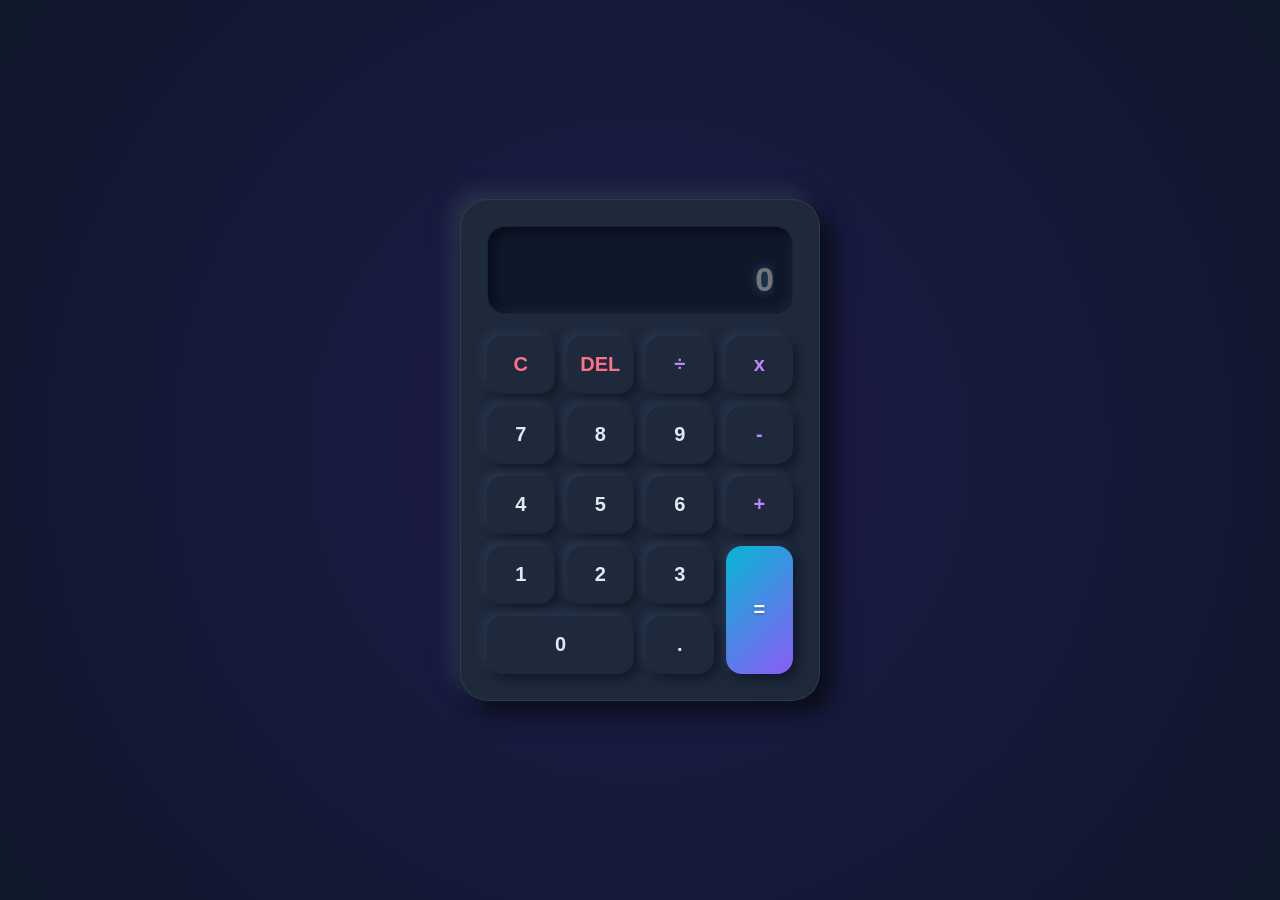
<file: CodeAlpha_Calculator/index.html>
<!DOCTYPE html>
<html lang="en">

<head>
    <meta charset="UTF-8">
    <meta name="viewport" content="width=device-width, initial-scale=1.0">
    <title>Calculator | CodeAlpha</title>
    <link rel="stylesheet" href="style.css">
</head>

<body>

    <div class="calculator">
        <div class="display">
            <div id="preview"></div>
            <input type="text" id="screen" placeholder="0" readonly>
        </div>

        <div class="buttons">
            <button class="btn btn-action" data-action="clear">C</button>
            <button class="btn btn-action" data-action="delete">DEL</button>
            <button class="btn btn-operator" data-value="/">÷</button>
            <button class="btn btn-operator" data-value="*">x</button>

            <button class="btn" data-value="7">7</button>
            <button class="btn" data-value="8">8</button>
            <button class="btn" data-value="9">9</button>
            <button class="btn btn-operator" data-value="-">-</button>

            <button class="btn" data-value="4">4</button>
            <button class="btn" data-value="5">5</button>
            <button class="btn" data-value="6">6</button>
            <button class="btn btn-operator" data-value="+">+</button>

            <button class="btn" data-value="1">1</button>
            <button class="btn" data-value="2">2</button>
            <button class="btn" data-value="3">3</button>
            <button class="btn btn-equal" data-action="calculate">=</button>

            <button class="btn btn-zero" data-value="0">0</button>
            <button class="btn" data-value=".">.</button>
        </div>
    </div>

    <script src="script.js"></script>
</body>

</html>
</file>
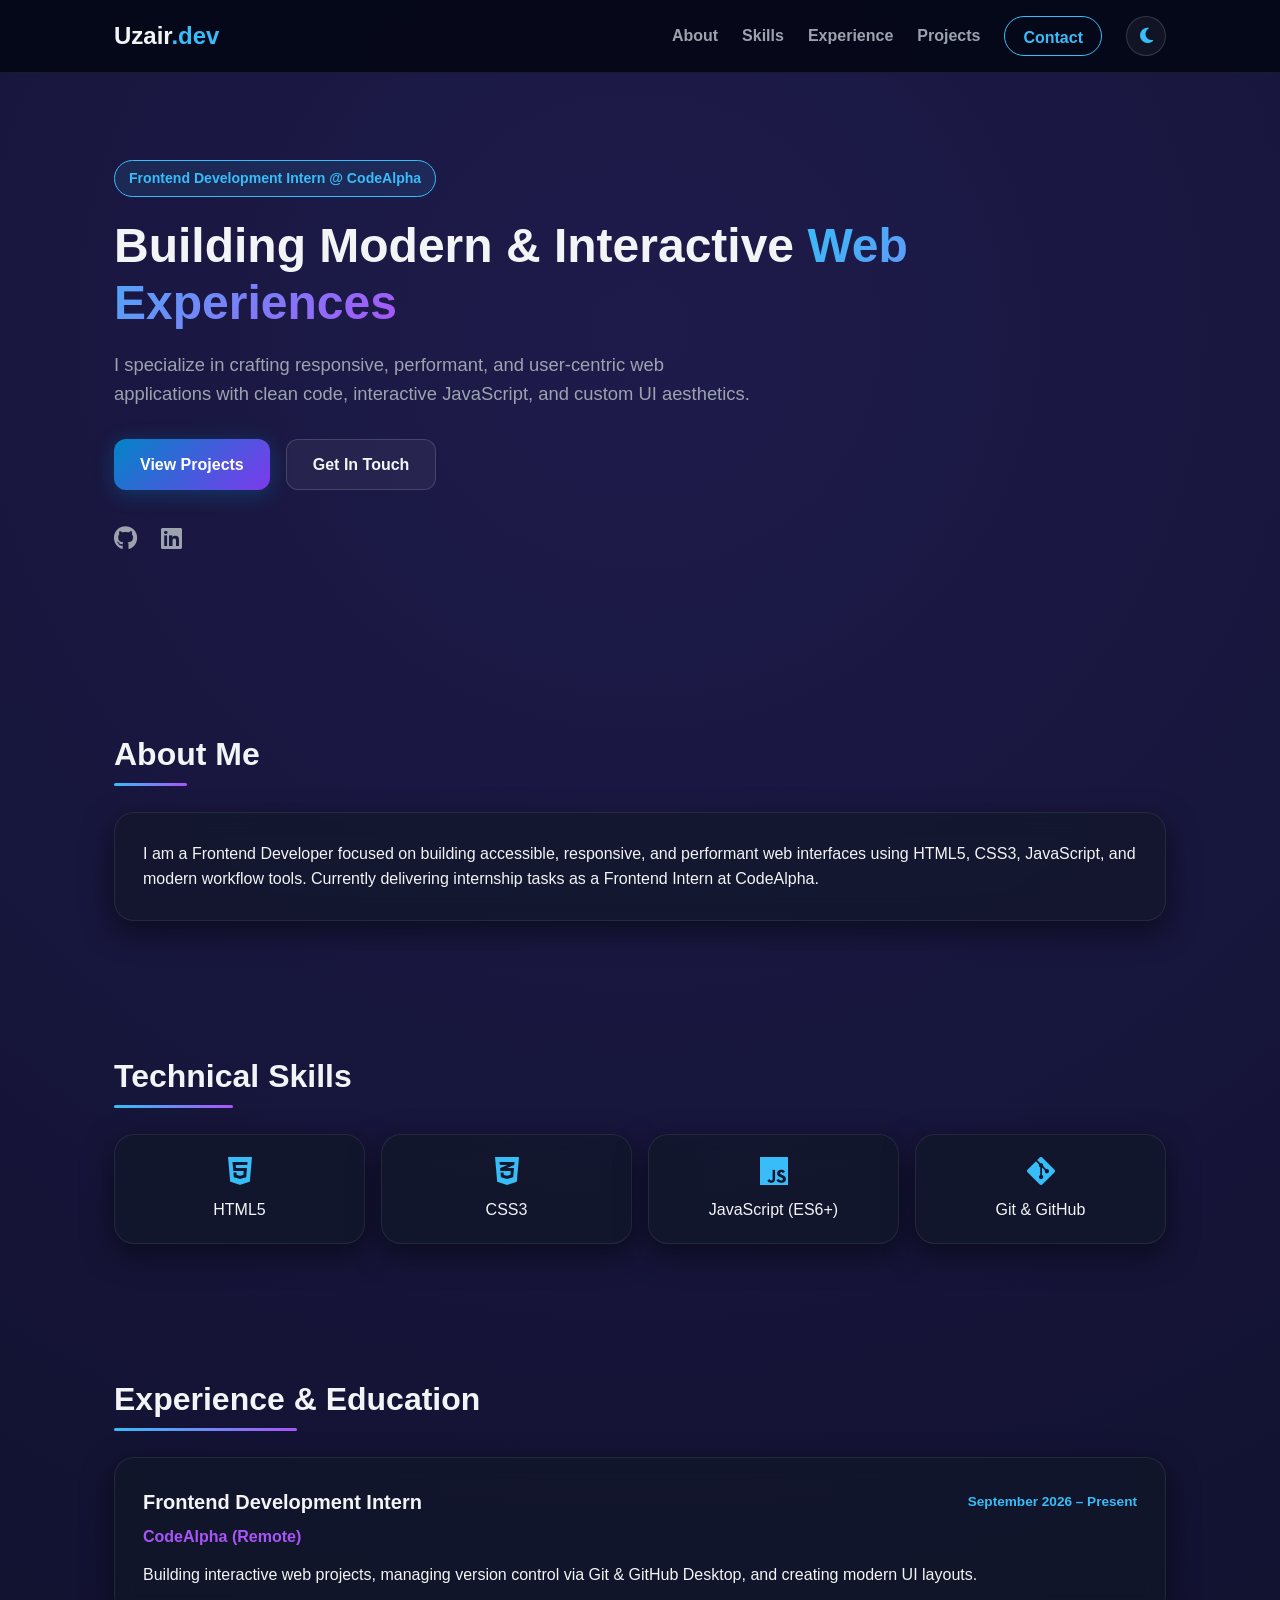
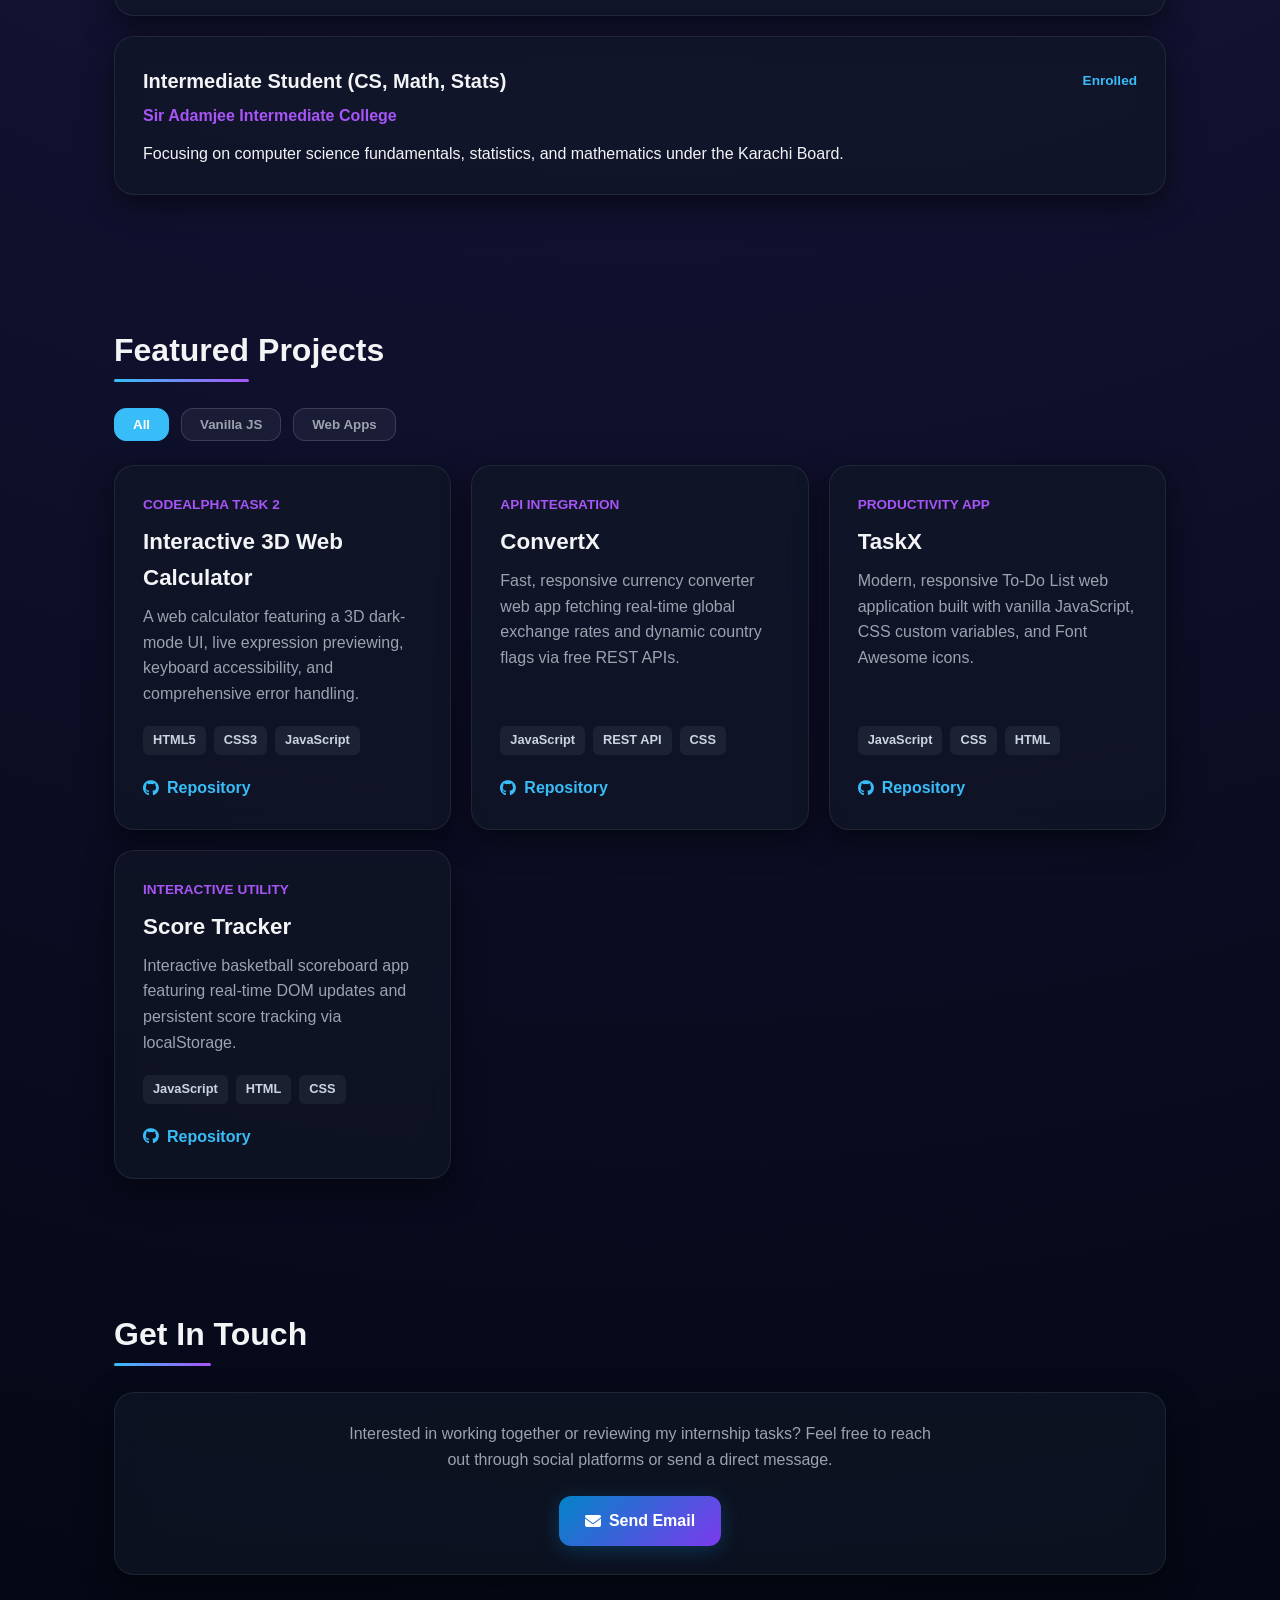
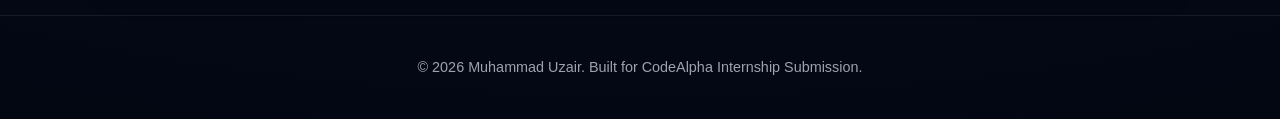
<file: CodeAlpha_Portfolio/index.html>
<!DOCTYPE html>
<html lang="en">

<head>
    <meta charset="UTF-8" />
    <meta name="viewport" content="width=device-width, initial-scale=1.0" />
    <title>Muhammad Uzair | Frontend Developer Portfolio</title>
    <link rel="stylesheet" href="style.css" />
    <!-- FontAwesome for Icons -->
    <link rel="stylesheet" href="https://cdnjs.cloudflare.com/ajax/libs/font-awesome/6.4.0/css/all.min.css" />
</head>

<body>

    <!-- Navigation Bar -->
    <nav class="navbar">
        <div class="nav-container">
            <a href="#hero" class="logo">Uzair<span>.dev</span></a>
            <ul class="nav-links">
                <li><a href="#about" class="active">About</a></li>
                <li><a href="#skills">Skills</a></li>
                <li><a href="#experience">Experience</a></li>
                <li><a href="#projects">Projects</a></li>
                <li><a href="#contact" class="btn-nav">Contact</a></li>
                <li>
                    <button id="theme-toggle" class="theme-toggle-btn" aria-label="Toggle Theme">
                        <i class="fas fa-moon"></i>
                    </button>
                </li>
            </ul>
        </div>
    </nav>

    <!-- Hero Section -->
    <section id="hero" class="hero-section">
        <div class="hero-content">
            <span class="badge">Frontend Development Intern @ CodeAlpha</span>
            <h1>Building Modern & Interactive <span class="highlight">Web Experiences</span></h1>
            <p>I specialize in crafting responsive, performant, and user-centric web applications with clean code,
                interactive JavaScript, and custom UI aesthetics.</p>
            <div class="hero-btns">
                <a href="#projects" class="btn btn-primary">View Projects</a>
                <a href="#contact" class="btn btn-secondary">Get In Touch</a>
            </div>
            <div class="social-links">
                <a href="https://github.com/UzairSuriya" target="_blank"><i class="fab fa-github"></i></a>
                <a href="https://www.linkedin.com/in/muhammad-uzair-723531401/" target="_blank"><i class="fab fa-linkedin"></i></a>
            </div>
        </div>
    </section>

    <!-- About Section -->
    <section id="about" class="section">
        <h2 class="section-title">About Me</h2>
        <div class="about-card">
            <p>I am a Frontend Developer focused on building accessible, responsive, and performant web interfaces using
                HTML5, CSS3, JavaScript, and modern workflow tools. Currently delivering internship tasks as a Frontend
                Intern at CodeAlpha.</p>
        </div>
    </section>

    <!-- Skills Section -->
    <section id="skills" class="section">
        <h2 class="section-title">Technical Skills</h2>
        <div class="skills-grid">
            <div class="skill-card"><i class="fab fa-html5"></i><span>HTML5</span></div>
            <div class="skill-card"><i class="fab fa-css3-alt"></i><span>CSS3</span></div>
            <div class="skill-card"><i class="fab fa-js"></i><span>JavaScript (ES6+)</span></div>
            <div class="skill-card"><i class="fab fa-git-alt"></i><span>Git & GitHub</span></div>
        </div>
    </section>

    <!-- Experience Section -->
    <section id="experience" class="section">
        <h2 class="section-title">Experience & Education</h2>
        <div class="experience-list">
            <div class="exp-card">
                <div class="exp-header">
                    <h3>Frontend Development Intern</h3>
                    <span class="exp-date">September 2026 – Present</span>
                </div>
                <p class="exp-company">CodeAlpha (Remote)</p>
                <p>Building interactive web projects, managing version control via Git & GitHub Desktop, and creating
                    modern UI layouts.</p>
            </div>
            <div class="exp-card">
                <div class="exp-header">
                    <h3>Intermediate Student (CS, Math, Stats)</h3>
                    <span class="exp-date">Enrolled</span>
                </div>
                <p class="exp-company">Sir Adamjee Intermediate College</p>
                <p>Focusing on computer science fundamentals, statistics, and mathematics under the Karachi Board.</p>
            </div>
        </div>
    </section>

    <!-- Projects Section -->
    <section id="projects" class="section">
        <h2 class="section-title">Featured Projects</h2>

        <!-- Filter Buttons -->
        <div class="filter-container">
            <button class="filter-btn active" data-filter="all">All</button>
            <button class="filter-btn" data-filter="vanilla-js">Vanilla JS</button>
            <button class="filter-btn" data-filter="web-apps">Web Apps</button>
        </div>

        <div class="projects-grid">

            <!-- 1. CodeAlpha Task 2: Web Calculator -->
            <div class="project-card" data-category="vanilla-js">
                <div class="project-info">
                    <span class="project-tag">CodeAlpha Task 2</span>
                    <h3>Interactive 3D Web Calculator</h3>
                    <p>A web calculator featuring a 3D dark-mode UI, live expression previewing, keyboard accessibility,
                        and
                        comprehensive error handling.</p>
                    <div class="tech-stack">
                        <span>HTML5</span><span>CSS3</span><span>JavaScript</span>
                    </div>
                    <div class="project-links">
                        <a href="https://github.com/UzairSuriya/CodeAlpha_Tasks/tree/main/CodeAlpha_Calculator"
                            target="_blank" class="btn-link"><i class="fab fa-github"></i> Repository</a>
                    </div>
                </div>
            </div>

            <!-- 2. ConvertX (Currency Converter) -->
            <div class="project-card" data-category="web-apps">
                <div class="project-info">
                    <span class="project-tag">API Integration</span>
                    <h3>ConvertX</h3>
                    <p>Fast, responsive currency converter web app fetching real-time global exchange rates and dynamic
                        country flags via free REST APIs.</p>
                    <div class="tech-stack">
                        <span>JavaScript</span><span>REST API</span><span>CSS</span>
                    </div>
                    <div class="project-links">
                        <a href="https://github.com/UzairSuriya/convertx" target="_blank" class="btn-link"><i
                                class="fab fa-github"></i> Repository</a>
                    </div>
                </div>
            </div>

            <!-- 3. TaskX (To-Do List) -->
            <div class="project-card" data-category="web-apps">
                <div class="project-info">
                    <span class="project-tag">Productivity App</span>
                    <h3>TaskX</h3>
                    <p>Modern, responsive To-Do List web application built with vanilla JavaScript, CSS custom
                        variables,
                        and Font Awesome icons.</p>
                    <div class="tech-stack">
                        <span>JavaScript</span><span>CSS</span><span>HTML</span>
                    </div>
                    <div class="project-links">
                        <a href="https://github.com/UzairSuriya/taskx" target="_blank" class="btn-link"><i
                                class="fab fa-github"></i> Repository</a>
                    </div>
                </div>
            </div>

            <!-- 4. Score Tracker (Basketball Scoreboard) -->
            <div class="project-card" data-category="vanilla-js">
                <div class="project-info">
                    <span class="project-tag">Interactive Utility</span>
                    <h3>Score Tracker</h3>
                    <p>Interactive basketball scoreboard app featuring real-time DOM updates and persistent score
                        tracking
                        via localStorage.</p>
                    <div class="tech-stack">
                        <span>JavaScript</span><span>HTML</span><span>CSS</span>
                    </div>
                    <div class="project-links">
                        <a href="https://github.com/UzairSuriya/interactive-score-tracker" target="_blank" class="btn-link"><i
                                class="fab fa-github"></i> Repository</a>
                    </div>
                </div>
            </div>
        </div>
    </section>

    <!-- Contact Section -->
    <section id="contact" class="section">
        <h2 class="section-title">Get In Touch</h2>
        <div class="contact-card">
            <p>Interested in working together or reviewing my internship tasks? Feel free to reach out through social
                platforms or send a direct message.</p>
            <div class="contact-links">
                <a href="mailto:your.email@example.com" class="btn btn-primary"><i class="fas fa-envelope"></i> Send
                    Email</a>
            </div>
        </div>
    </section>

    <!-- Footer -->
    <footer>
        <p>&copy; 2026 Muhammad Uzair. Built for CodeAlpha Internship Submission.</p>
    </footer>

    <script src="script.js"></script>
</body>

</html>
</file>
<file: CodeAlpha_Calculator/style.css>
* {
  margin: 0;
  padding: 0;
  box-sizing: border-box;
  font-family: 'Segoe UI', Tahoma, Geneva, Verdana, sans-serif;
}

body {
  min-height: 100vh;
  display: flex;
  justify-content: center;
  align-items: center;
  background: radial-gradient(circle at center, #1e1b4b 0%, #0f172a 100%);
  padding: 20px;
}

.calculator {
  width: 100%;
  max-width: 360px;
  background: #1e293b;
  border-radius: 28px;
  padding: 26px;
  border: 1px solid rgba(255, 255, 255, 0.08);
  box-shadow: 12px 12px 24px #090d16, -8px -8px 20px #2a374e;
}

.display {
  display: flex;
  flex-direction: column;
  justify-content: flex-end;
  background: #0f172a;
  border-radius: 18px;
  padding: 14px 18px;
  min-height: 85px;
  margin-bottom: 22px;
  border: 1px solid rgba(255, 255, 255, 0.05);
  box-shadow: inset 5px 5px 10px #080d1a, inset -4px -4px 8px #162138;
}

#preview {
  color: #94a3b8;
  font-size: 0.95rem;
  text-align: right;
  min-height: 1.2rem;
  word-break: break-all;
}

.display input {
  width: 100%;
  background: transparent;
  border: none;
  color: #38bdf8;
  font-size: 2.1rem;
  font-weight: 700;
  text-align: right;
  padding: 0;
  outline: none;
  text-shadow: 0 0 12px rgba(56, 189, 248, 0.4);
}

.buttons {
  display: grid;
  grid-template-columns: repeat(4, 1fr);
  gap: 12px;
}

.btn {
  height: 58px;
  border: none;
  border-radius: 16px;
  background: #1e293b;
  color: #e2e8f0;
  font-size: 1.25rem;
  font-weight: 600;
  cursor: pointer;
  box-shadow: 5px 5px 10px #131b27, -4px -4px 9px #29374f;
  transition: all 0.15s ease;
}

.btn:hover {
  color: #ffffff;
  background: #273549;
  transform: translateY(-1px);
}

.btn:active {
  box-shadow: inset 4px 4px 8px #111827, inset -3px -3px 6px #2b3a52;
  transform: translateY(0);
  transform: scale(0.96);
}

.btn-action {
  color: #fb7185;
}

.btn-operator {
  color: #c084fc;
}

.btn-equal {
  grid-row: span 2;
  height: 100%;
  background: linear-gradient(135deg, #06b6d4, #8b5cf6);
  color: #ffffff;
  box-shadow: 5px 5px 12px #0f172a, -3px -3px 8px #2b3754;
  text-shadow: 0 1px 3px rgba(0, 0, 0, 0.3);
}

.btn-equal:hover {
  opacity: 0.95;
  box-shadow: 0 0 18px rgba(6, 182, 212, 0.5);
}

.btn-equal:active {
  box-shadow: inset 3px 3px 6px rgba(0, 0, 0, 0.4);
}

.btn-zero {
  grid-column: span 2;
}
</file>
<file: CodeAlpha_Portfolio/style.css>
/* Base Variables - Dark Theme Default */
:root {
  --bg-gradient: radial-gradient(circle at 50% 10%, #1e1b4b 0%, #030712 100%);
  --text-main: #f3f4f6;
  --text-muted: #9ca3af;
  --nav-bg: rgba(3, 7, 18, 0.85);
  --nav-border: rgba(255, 255, 255, 0.08);
  --card-bg: rgba(17, 24, 39, 0.65);
  --card-border: rgba(255, 255, 255, 0.08);
  --accent-blue: #38bdf8;
  --accent-purple: #a855f7;
  --btn-primary: linear-gradient(135deg, #0284c7, #7c3aed);
  --btn-primary-text: #ffffff;
  --btn-sec-bg: rgba(255, 255, 255, 0.05);
  --btn-sec-border: rgba(255, 255, 255, 0.15);
  --tag-bg: rgba(255, 255, 255, 0.06);
  --tag-text: #cbd5e1;
  --shadow: 0 10px 30px rgba(0, 0, 0, 0.5);
}

/* Light Theme Overrides */
body.light-theme {
  --bg-gradient: radial-gradient(circle at 50% 10%, #f1f5f9 0%, #e2e8f0 100%);
  --text-main: #0f172a;
  --text-muted: #475569;
  --nav-bg: rgba(255, 255, 255, 0.85);
  --nav-border: rgba(203, 213, 225, 0.6);
  --card-bg: rgba(255, 255, 255, 0.85);
  --card-border: rgba(203, 213, 225, 0.8);
  --accent-blue: #0284c7;
  --accent-purple: #7c3aed;
  --btn-primary: linear-gradient(135deg, #0284c7, #2563eb);
  --btn-primary-text: #ffffff;
  --btn-sec-bg: #ffffff;
  --btn-sec-border: #cbd5e1;
  --tag-bg: #e2e8f0;
  --tag-text: #1e293b;
  --shadow: 0 10px 25px rgba(0, 0, 0, 0.08);
}

/* Global Styles */
* {
  margin: 0;
  padding: 0;
  box-sizing: border-box;
  font-family: 'Segoe UI', Tahoma, Geneva, Verdana, sans-serif;
  scroll-behavior: smooth;
}

body {
  background: var(--bg-gradient);
  color: var(--text-main);
  line-height: 1.6;
  min-height: 100vh;
  transition: background 0.3s ease, color 0.3s ease;
}

/* Navigation Bar */
.navbar {
  position: fixed;
  top: 0;
  width: 100%;
  background: var(--nav-bg);
  backdrop-filter: blur(12px);
  border-bottom: 1px solid var(--nav-border);
  z-index: 1000;
  padding: 16px 0;
  transition: background 0.3s ease, border-color 0.3s ease;
}

.nav-container {
  max-width: 1100px;
  margin: 0 auto;
  display: flex;
  justify-content: space-between;
  align-items: center;
  padding: 0 24px;
}

.logo {
  font-size: 1.5rem;
  font-weight: 800;
  color: var(--text-main);
  text-decoration: none;
}

.logo span {
  color: var(--accent-blue);
}

.nav-links {
  display: flex;
  list-style: none;
  gap: 24px;
  align-items: center;
}

.nav-links a {
  color: var(--text-muted);
  text-decoration: none;
  font-weight: 600;
  padding-bottom: 4px;
  transition: color 0.2s ease, border-color 0.2s ease;
}

.nav-links a:hover, .nav-links a.active {
  color: var(--accent-blue) !important;
  border-bottom: 2px solid var(--accent-blue);
}

/* Theme Toggle Button */
.theme-toggle-btn {
  background: var(--btn-sec-bg);
  border: 1px solid var(--btn-sec-border);
  color: var(--accent-blue);
  width: 40px;
  height: 40px;
  border-radius: 50%;
  cursor: pointer;
  display: flex;
  justify-content: center;
  align-items: center;
  font-size: 1.1rem;
  transition: all 0.2s ease;
}

.theme-toggle-btn:hover {
  transform: scale(1.08);
}

.btn-nav {
  padding: 8px 18px;
  border: 1px solid var(--accent-blue);
  border-radius: 20px;
  color: var(--accent-blue) !important;
  display: inline-flex;
  align-items: center;
  justify-content: center;
  text-align: center;
  transition: all 0.2s ease !important;
}

.btn-nav:hover {
  background: rgba(56, 189, 248, 0.15);
}

.nav-links a:not(.btn-nav):hover, 
.nav-links a:not(.btn-nav).active {
  color: var(--accent-blue) !important;
  border-bottom: 2px solid var(--accent-blue);
}

/* Layout & Typography */
.section {
  max-width: 1100px;
  margin: 0 auto;
  padding: 90px 24px 40px;
}

.section-title {
  font-size: 2rem;
  font-weight: 700;
  margin-bottom: 32px;
  position: relative;
  display: inline-block;
}

.section-title::after {
  content: '';
  position: absolute;
  left: 0;
  bottom: -6px;
  width: 50%;
  height: 3px;
  background: linear-gradient(90deg, var(--accent-blue), var(--accent-purple));
  border-radius: 2px;
}

.hero-section {
  max-width: 1100px;
  margin: 0 auto;
  padding: 160px 24px 80px;
}

.badge {
  display: inline-block;
  padding: 6px 14px;
  background: rgba(56, 189, 248, 0.1);
  border: 1px solid var(--accent-blue);
  color: var(--accent-blue);
  border-radius: 20px;
  font-size: 0.88rem;
  font-weight: 600;
  margin-bottom: 20px;
}

.hero-content h1 {
  font-size: 3rem;
  font-weight: 800;
  line-height: 1.2;
  margin-bottom: 18px;
}

.highlight {
  background: linear-gradient(135deg, var(--accent-blue), var(--accent-purple));
  -webkit-background-clip: text;
  -webkit-text-fill-color: transparent;
}

.hero-content p {
  font-size: 1.15rem;
  color: var(--text-muted);
  max-width: 650px;
  margin-bottom: 30px;
}

.hero-btns {
  display: flex;
  gap: 16px;
  margin-bottom: 30px;
}

.btn {
  padding: 12px 26px;
  border-radius: 12px;
  text-decoration: none;
  font-weight: 600;
  transition: all 0.2s ease;
  display: inline-flex;
  align-items: center;
  gap: 8px;
}

.btn-primary {
  background: var(--btn-primary);
  color: var(--btn-primary-text);
  box-shadow: 0 4px 20px rgba(2, 132, 199, 0.3);
}

.btn-primary:hover {
  transform: translateY(-2px);
}

.btn-secondary {
  background: var(--btn-sec-bg);
  color: var(--text-main);
  border: 1px solid var(--btn-sec-border);
}

.btn-secondary:hover {
  transform: translateY(-2px);
}

.social-links a {
  color: var(--text-muted);
  font-size: 1.5rem;
  margin-right: 20px;
  transition: color 0.2s ease;
}

.social-links a:hover {
  color: var(--accent-blue);
}

/* Cards & Components */
.about-card, .project-card, .skill-card, .exp-card, .contact-card {
  background: var(--card-bg);
  border: 1px solid var(--card-border);
  backdrop-filter: blur(12px);
  border-radius: 20px;
  padding: 28px;
  box-shadow: var(--shadow);
  transition: background 0.3s ease, border-color 0.3s ease, transform 0.2s ease;
}

/* Experience Cards */
.experience-list {
  display: flex;
  flex-direction: column;
  gap: 20px;
}

.exp-header {
  display: flex;
  justify-content: space-between;
  align-items: center;
  margin-bottom: 6px;
}

.exp-header h3 {
  font-size: 1.25rem;
}

.exp-date {
  font-size: 0.85rem;
  color: var(--accent-blue);
  font-weight: 600;
}

.exp-company {
  font-weight: 700;
  color: var(--accent-purple);
  margin-bottom: 12px;
}

/* Skills Grid */
.skills-grid {
  display: grid;
  grid-template-columns: repeat(auto-fit, minmax(140px, 1fr));
  gap: 16px;
}

.skill-card {
  padding: 20px;
  text-align: center;
  display: flex;
  flex-direction: column;
  align-items: center;
  gap: 10px;
}

.skill-card:hover {
  transform: translateY(-4px);
  border-color: var(--accent-blue);
}

.skill-card i {
  font-size: 2rem;
  color: var(--accent-blue);
}

/* Filter Buttons */
.filter-container {
  display: flex;
  gap: 12px;
  margin-bottom: 24px;
}

.filter-btn {
  padding: 8px 18px;
  border-radius: 12px;
  background: var(--btn-sec-bg);
  border: 1px solid var(--btn-sec-border);
  color: var(--text-muted);
  font-weight: 600;
  cursor: pointer;
  transition: all 0.2s ease;
}

.filter-btn:hover, .filter-btn.active {
  background: var(--accent-blue);
  color: #ffffff;
  border-color: var(--accent-blue);
}

/* Projects Grid */
.projects-grid {
  display: grid;
  grid-template-columns: repeat(auto-fit, minmax(300px, 1fr));
  gap: 20px;
  align-items: stretch;
}

.project-card {
  background: var(--card-bg);
  border: 1px solid var(--card-border);
  backdrop-filter: blur(12px);
  border-radius: 20px;
  padding: 28px;
  box-shadow: var(--shadow);
  display: flex;
  flex-direction: column;
  transition: background 0.3s ease, border-color 0.3s ease, transform 0.2s ease;
}

.project-info {
  display: flex;
  flex-direction: column;
  height: 100%;
}

.project-tag {
  color: var(--accent-purple);
  font-size: 0.85rem;
  font-weight: 700;
  text-transform: uppercase;
}

.project-info h3 {
  font-size: 1.4rem;
  margin: 8px 0;
}

.project-info p {
  color: var(--text-muted);
  margin-bottom: 20px;
  flex-grow: 1; 
}

.tech-stack {
  display: flex;
  flex-wrap: wrap;
  gap: 8px;
  margin-bottom: 20px;
}

.tech-stack span {
  background: var(--tag-bg);
  color: var(--tag-text);
  padding: 4px 10px;
  border-radius: 6px;
  font-size: 0.8rem;
  font-weight: 600;
  white-space: nowrap; /
}


.project-links {
  margin-top: auto; 
}

.btn-link {
  color: var(--accent-blue);
  text-decoration: none;
  font-weight: 600;
  display: inline-flex;
  align-items: center;
  gap: 8px;
}

.tech-stack {
  display: flex;
  gap: 8px;
  margin-bottom: 20px;
}

.tech-stack span {
  background: var(--tag-bg);
  color: var(--tag-text);
  padding: 4px 10px;
  border-radius: 6px;
  font-size: 0.8rem;
  font-weight: 600;
}

.btn-link {
  color: var(--accent-blue);
  text-decoration: none;
  font-weight: 600;
}

/* Contact Card */
.contact-card {
  text-align: center;
}

.contact-card p {
  color: var(--text-muted);
  max-width: 600px;
  margin: 0 auto 24px;
}

footer {
  text-align: center;
  padding: 40px 24px;
  border-top: 1px solid var(--nav-border);
  color: var(--text-muted);
  font-size: 0.9rem;
}
</file>
